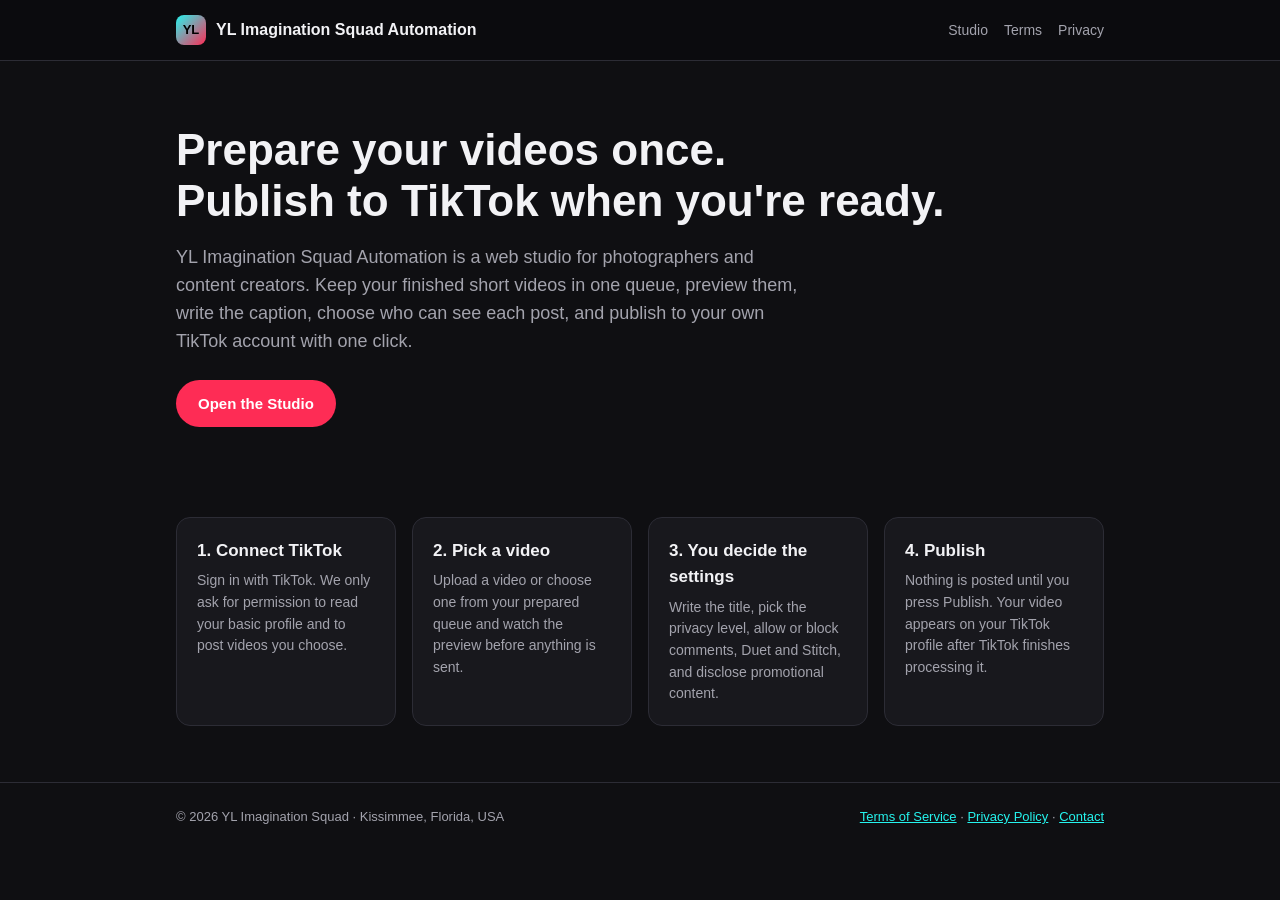
<file: index.html>
<!doctype html>
<html lang="en">
<head>
<meta charset="utf-8">
<meta name="viewport" content="width=device-width,initial-scale=1">
<title>YL Imagination Squad Automation</title>
<meta name="description" content="Prepare, preview and publish your videos to TikTok from one simple web studio.">
<link rel="stylesheet" href="style.css">
</head>
<body>
<header class="top"><div class="wrap">
  <a class="brand" href="./"><span class="logo">YL</span>YL Imagination Squad Automation</a>
  <nav><a href="app.html">Studio</a><a href="terms.html">Terms</a><a href="privacy.html">Privacy</a></nav>
</div></header>

<main class="wrap">
  <section class="hero">
    <h1>Prepare your videos once.<br>Publish to TikTok when you're ready.</h1>
    <p>YL Imagination Squad Automation is a web studio for photographers and content creators. Keep your finished short videos in one queue, preview them, write the caption, choose who can see each post, and publish to your own TikTok account with one click.</p>
    <p style="margin-top:24px"><a class="btn" href="app.html">Open the Studio</a></p>
  </section>

  <section class="grid">
    <div class="card"><h3>1. Connect TikTok</h3><p>Sign in with TikTok. We only ask for permission to read your basic profile and to post videos you choose.</p></div>
    <div class="card"><h3>2. Pick a video</h3><p>Upload a video or choose one from your prepared queue and watch the preview before anything is sent.</p></div>
    <div class="card"><h3>3. You decide the settings</h3><p>Write the title, pick the privacy level, allow or block comments, Duet and Stitch, and disclose promotional content.</p></div>
    <div class="card"><h3>4. Publish</h3><p>Nothing is posted until you press Publish. Your video appears on your TikTok profile after TikTok finishes processing it.</p></div>
  </section>
</main>

<footer><div class="wrap">
  <span>© 2026 YL Imagination Squad · Kissimmee, Florida, USA</span>
  <span><a href="terms.html">Terms of Service</a> · <a href="privacy.html">Privacy Policy</a> · <a href="https://www.tiktok.com/@ylimaginationsquad" rel="noopener">Contact</a></span>
</div></footer>
</body>
</html>
</file>
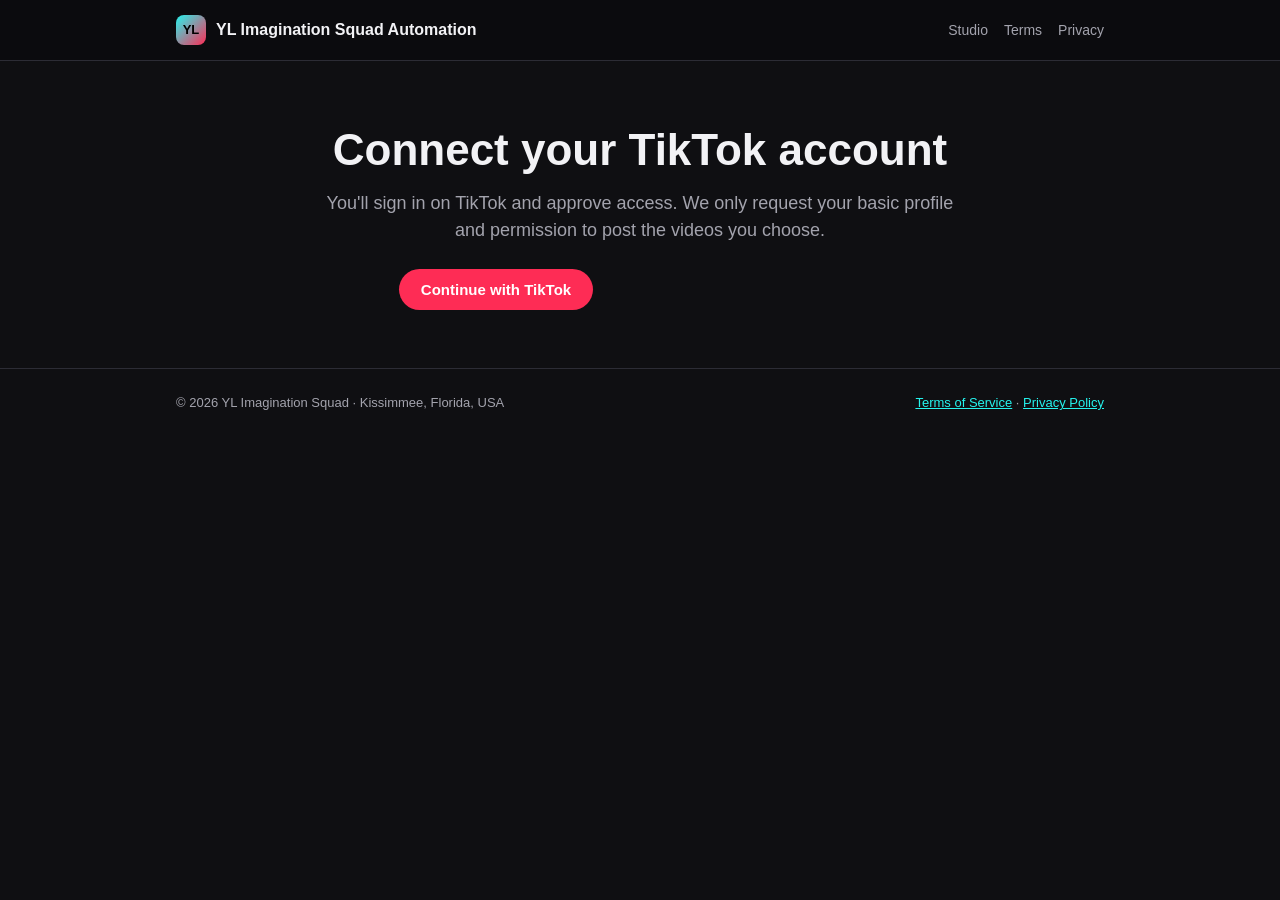
<file: app.html>
<!doctype html>
<html lang="en">
<head>
<meta charset="utf-8">
<meta name="viewport" content="width=device-width,initial-scale=1">
<title>Studio · YL Imagination Squad Automation</title>
<link rel="stylesheet" href="style.css">
</head>
<body>
<header class="top"><div class="wrap">
  <a class="brand" href="./"><span class="logo">YL</span>YL Imagination Squad Automation</a>
  <nav><a href="app.html">Studio</a><a href="terms.html">Terms</a><a href="privacy.html">Privacy</a></nav>
</div></header>

<main class="wrap">
  <!-- Not connected -->
  <section id="connect" class="hero center hidden">
    <h1>Connect your TikTok account</h1>
    <p style="margin:0 auto">You'll sign in on TikTok and approve access. We only request your basic profile and permission to post the videos you choose.</p>
    <p style="margin-top:24px"><button class="btn" id="btnConnect">Continue with TikTok</button></p>
    <p id="connectMsg" class="muted small"></p>
  </section>

  <!-- Connected -->
  <section id="studio" class="app hidden">
    <div>
      <div class="card">
        <div class="creator">
          <img id="avatar" alt="">
          <div>
            <div class="small muted">Posting to TikTok account</div>
            <div class="name" id="nickname">…</div>
            <div class="small muted" id="username"></div>
          </div>
        </div>
        <p style="margin:14px 0 0"><button class="btn secondary" id="btnLogout" style="padding:8px 14px;font-size:13px">Disconnect</button></p>
      </div>

      <div class="card" style="margin-top:16px">
        <h3 style="margin:0 0 10px">Video</h3>
        <div id="queueWrap" class="hidden">
          <div class="small muted" style="margin-bottom:8px">Prepared for you</div>
          <div class="queue" id="queue"></div>
          <div class="small muted" style="margin:12px 0 8px">or upload a new one</div>
        </div>
        <label class="drop" id="drop">
          <input type="file" id="file" accept="video/mp4,video/quicktime,video/webm" hidden>
          <strong>Choose a video</strong><br><span class="small">MP4, MOV or WebM</span>
        </label>
        <p id="uploadMsg" class="small muted"></p>
      </div>
    </div>

    <div class="card">
      <h3 style="margin:0 0 10px">Preview</h3>
      <video id="preview" class="preview" controls playsinline></video>
      <p class="small muted" id="durationMsg"></p>

      <label class="field" for="title">Title</label>
      <textarea id="title" maxlength="2200" placeholder="Write a title / caption for your post"></textarea>
      <div class="small muted"><span id="titleCount">0</span> / 2200</div>

      <label class="field" for="privacy">Who can view this video</label>
      <select id="privacy">
        <option value="" selected disabled>Select privacy</option>
      </select>
      <p class="small muted" id="privacyHint"></p>

      <label class="field">Allow users to</label>
      <div class="check"><input type="checkbox" id="allowComment"><label for="allowComment">Comment</label></div>
      <div class="check"><input type="checkbox" id="allowDuet"><label for="allowDuet">Duet</label></div>
      <div class="check"><input type="checkbox" id="allowStitch"><label for="allowStitch">Stitch</label></div>
      <p class="small muted" id="interactionHint"></p>

      <div class="row" style="margin-top:10px">
        <div><strong>Disclose video content</strong><small>Turn on to disclose that this video promotes goods or services in exchange for something of value. Your video could promote yourself, a third party, or both.</small></div>
        <label class="switch"><input type="checkbox" id="disclose"><span></span></label>
      </div>
      <div id="discloseBox" class="sub hidden">
        <div class="check"><input type="checkbox" id="yourBrand"><label for="yourBrand"><strong>Your brand</strong><br><span class="small muted">You are promoting yourself or your own business. This video will be classified as Brand Organic.</span></label></div>
        <div class="check"><input type="checkbox" id="brandedContent"><label for="brandedContent"><strong>Branded content</strong><br><span class="small muted">You are promoting another brand or a third party. This video will be classified as Branded Content.</span></label></div>
        <div id="discloseLabel" class="notice hidden"></div>
        <div id="discloseNeed" class="notice warn">You need to indicate if your content promotes yourself, a third party, or both.</div>
      </div>

      <div class="row">
        <div><strong>AI-generated content</strong><small>Turn on if this video was made or significantly edited with AI.</small></div>
        <label class="switch"><input type="checkbox" id="aigc"><span></span></label>
      </div>

      <p class="small muted" id="declaration" style="margin-top:16px"></p>

      <p><button class="btn" id="btnPublish" disabled style="width:100%">Publish to TikTok</button></p>
      <div id="publishMsg" class="notice hidden"></div>
    </div>
  </section>

  <section id="loading" class="hero center"><p class="muted" style="margin:0 auto">Loading…</p></section>
</main>

<footer><div class="wrap">
  <span>© 2026 YL Imagination Squad · Kissimmee, Florida, USA</span>
  <span><a href="terms.html">Terms of Service</a> · <a href="privacy.html">Privacy Policy</a></span>
</div></footer>
<script src="config.js"></script>
<script src="app.js"></script>
</body>
</html>
</file>
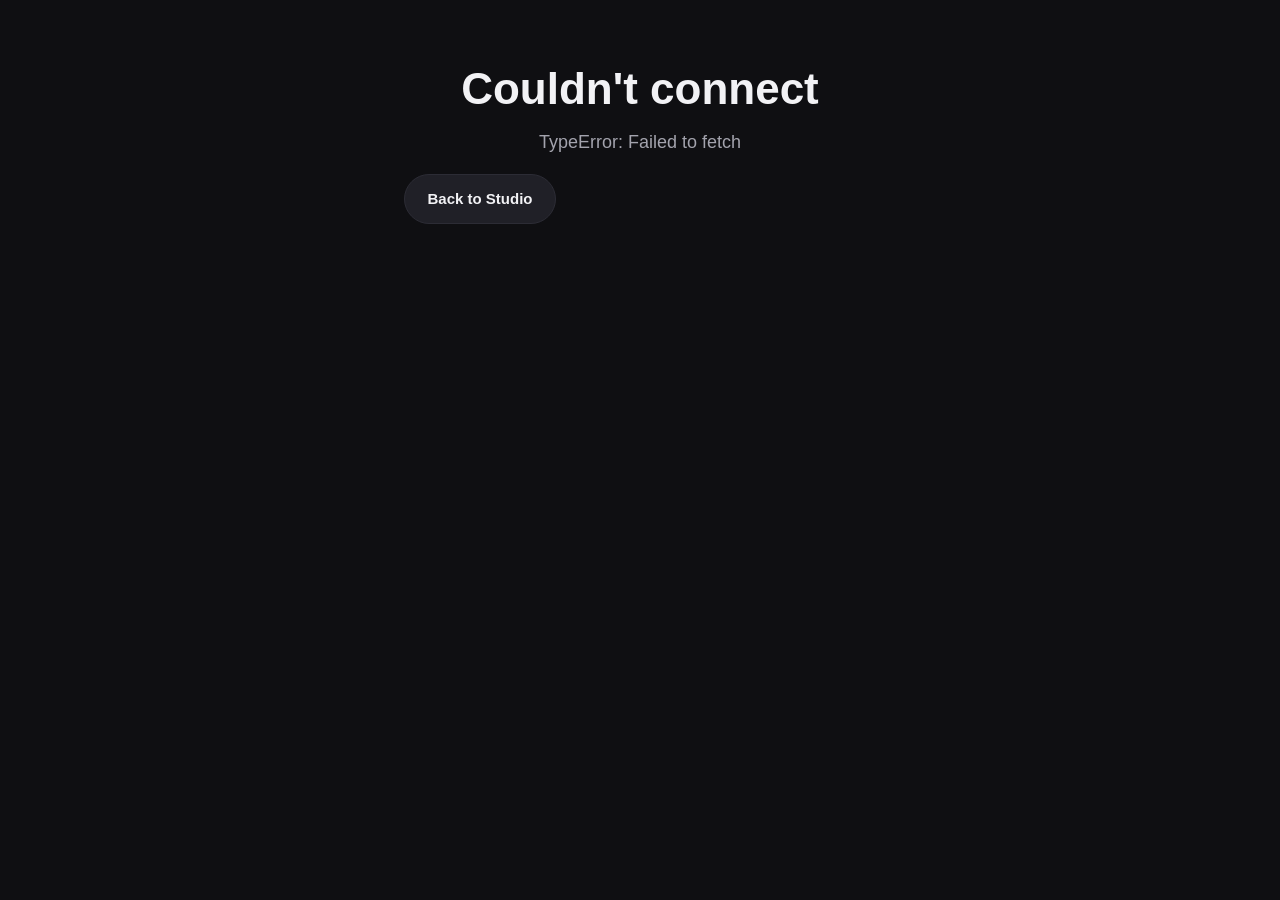
<file: callback.html>
<!doctype html>
<html lang="en">
<head>
<meta charset="utf-8">
<meta name="viewport" content="width=device-width,initial-scale=1">
<title>Connecting · YL Imagination Squad Automation</title>
<link rel="stylesheet" href="style.css">
</head>
<body>
<main class="wrap hero center">
  <h1 id="h">Connecting your TikTok account…</h1>
  <p id="m" class="muted" style="margin:0 auto"></p>
  <p><a class="btn secondary hidden" id="back" href="app.html">Back to Studio</a></p>
</main>
<script src="config.js"></script>
<script>
(async () => {
  const q = new URLSearchParams(location.search);
  const fail = (msg) => {
    document.getElementById("h").textContent = "Couldn't connect";
    document.getElementById("m").textContent = msg;
    document.getElementById("back").classList.remove("hidden");
  };
  if (q.get("error")) return fail(q.get("error_description") || q.get("error"));
  try {
    const r = await fetch(YL_CONFIG.api, {
      method: "POST",
      headers: { "content-type": "application/json", apikey: YL_CONFIG.anonKey },
      body: JSON.stringify({ action: "callback", code: q.get("code"), state: q.get("state") }),
    });
    const j = await r.json();
    if (!r.ok) return fail(j.error || "Unknown error");
    try { localStorage.setItem("yl_session", j.session); } catch (e) { sessionStorage.setItem("yl_session", j.session); }
    location.replace("app.html");
  } catch (e) { fail(String(e)); }
})();
</script>
</body>
</html>
</file>
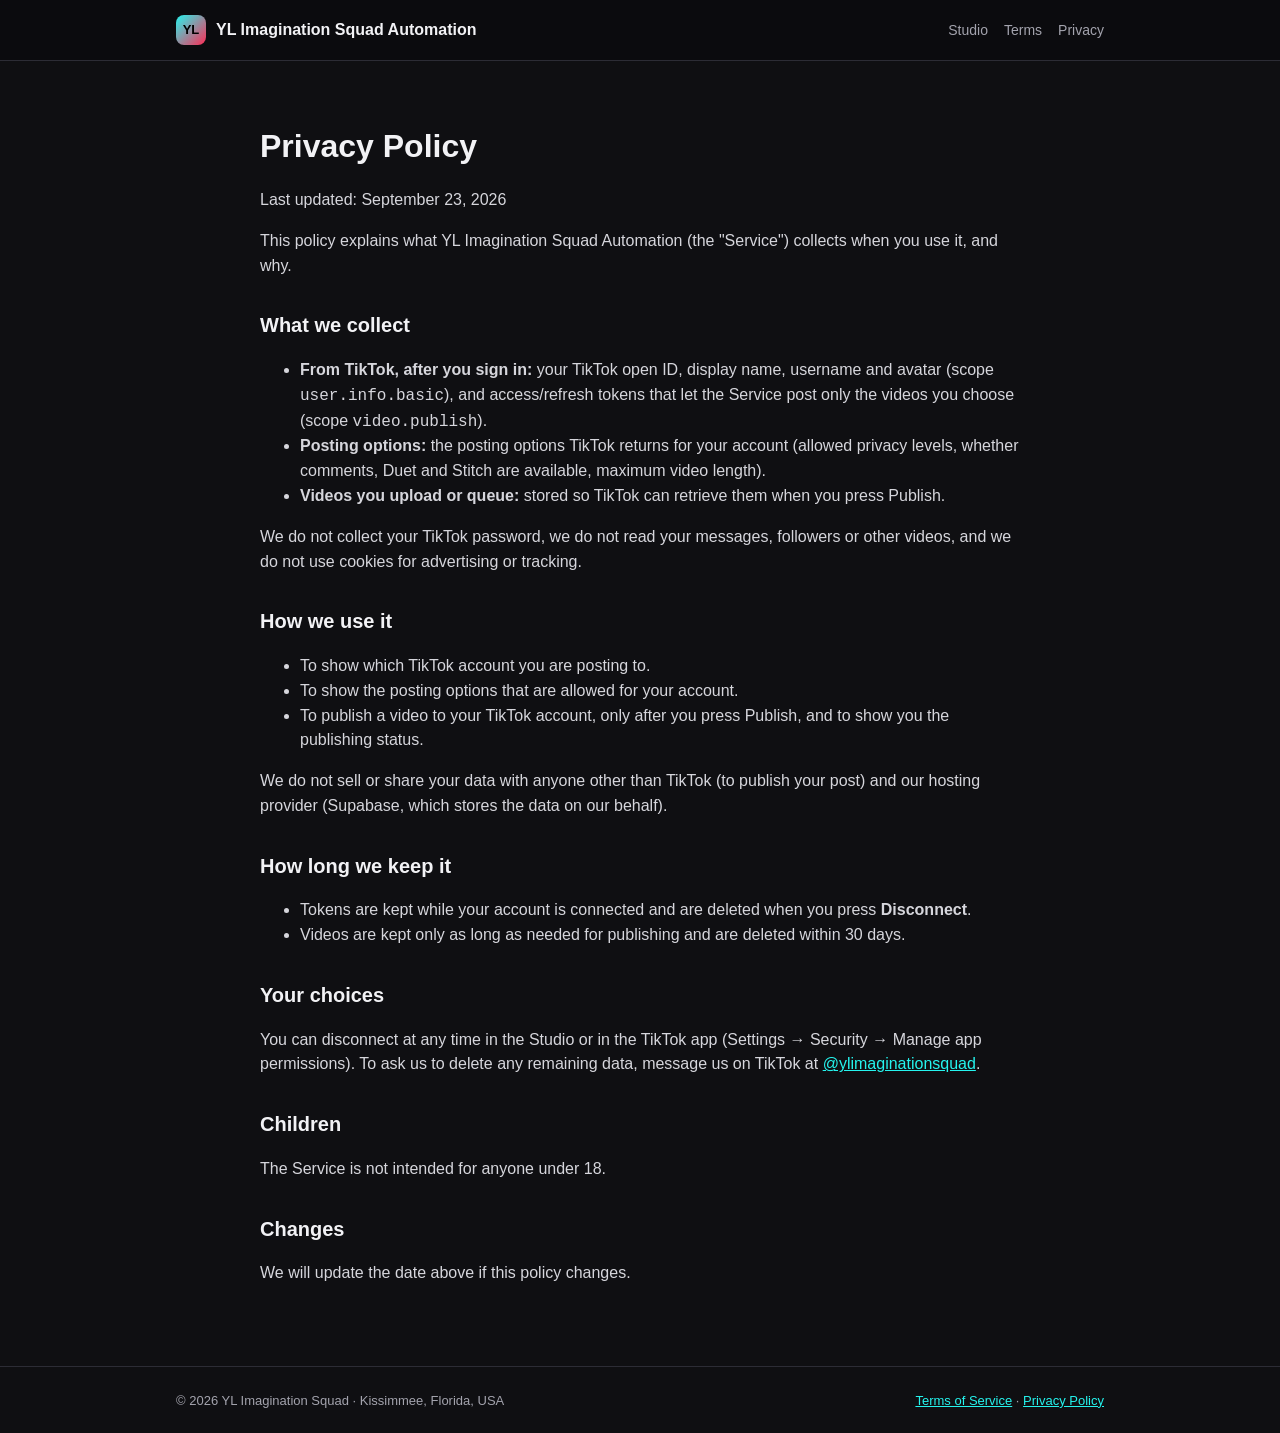
<file: privacy.html>
<!doctype html>
<html lang="en">
<head>
<meta charset="utf-8">
<meta name="viewport" content="width=device-width,initial-scale=1">
<title>Privacy Policy · YL Imagination Squad Automation</title>
<link rel="stylesheet" href="style.css">
</head>
<body>
<header class="top"><div class="wrap">
  <a class="brand" href="./"><span class="logo">YL</span>YL Imagination Squad Automation</a>
  <nav><a href="app.html">Studio</a><a href="terms.html">Terms</a><a href="privacy.html">Privacy</a></nav>
</div></header>

<main class="wrap doc">
  <h1>Privacy Policy</h1>
  <p class="muted">Last updated: September 23, 2026</p>

  <p>This policy explains what YL Imagination Squad Automation (the "Service") collects when you use it, and why.</p>

  <h2>What we collect</h2>
  <ul>
    <li><strong>From TikTok, after you sign in:</strong> your TikTok open ID, display name, username and avatar (scope <code>user.info.basic</code>), and access/refresh tokens that let the Service post only the videos you choose (scope <code>video.publish</code>).</li>
    <li><strong>Posting options:</strong> the posting options TikTok returns for your account (allowed privacy levels, whether comments, Duet and Stitch are available, maximum video length).</li>
    <li><strong>Videos you upload or queue:</strong> stored so TikTok can retrieve them when you press Publish.</li>
  </ul>
  <p>We do not collect your TikTok password, we do not read your messages, followers or other videos, and we do not use cookies for advertising or tracking.</p>

  <h2>How we use it</h2>
  <ul>
    <li>To show which TikTok account you are posting to.</li>
    <li>To show the posting options that are allowed for your account.</li>
    <li>To publish a video to your TikTok account, only after you press Publish, and to show you the publishing status.</li>
  </ul>
  <p>We do not sell or share your data with anyone other than TikTok (to publish your post) and our hosting provider (Supabase, which stores the data on our behalf).</p>

  <h2>How long we keep it</h2>
  <ul>
    <li>Tokens are kept while your account is connected and are deleted when you press <strong>Disconnect</strong>.</li>
    <li>Videos are kept only as long as needed for publishing and are deleted within 30 days.</li>
  </ul>

  <h2>Your choices</h2>
  <p>You can disconnect at any time in the Studio or in the TikTok app (Settings → Security → Manage app permissions). To ask us to delete any remaining data, message us on TikTok at <a href="https://www.tiktok.com/@ylimaginationsquad" rel="noopener">@ylimaginationsquad</a>.</p>

  <h2>Children</h2>
  <p>The Service is not intended for anyone under 18.</p>

  <h2>Changes</h2>
  <p>We will update the date above if this policy changes.</p>
</main>

<footer><div class="wrap">
  <span>© 2026 YL Imagination Squad · Kissimmee, Florida, USA</span>
  <span><a href="terms.html">Terms of Service</a> · <a href="privacy.html">Privacy Policy</a></span>
</div></footer>
</body>
</html>
</file>
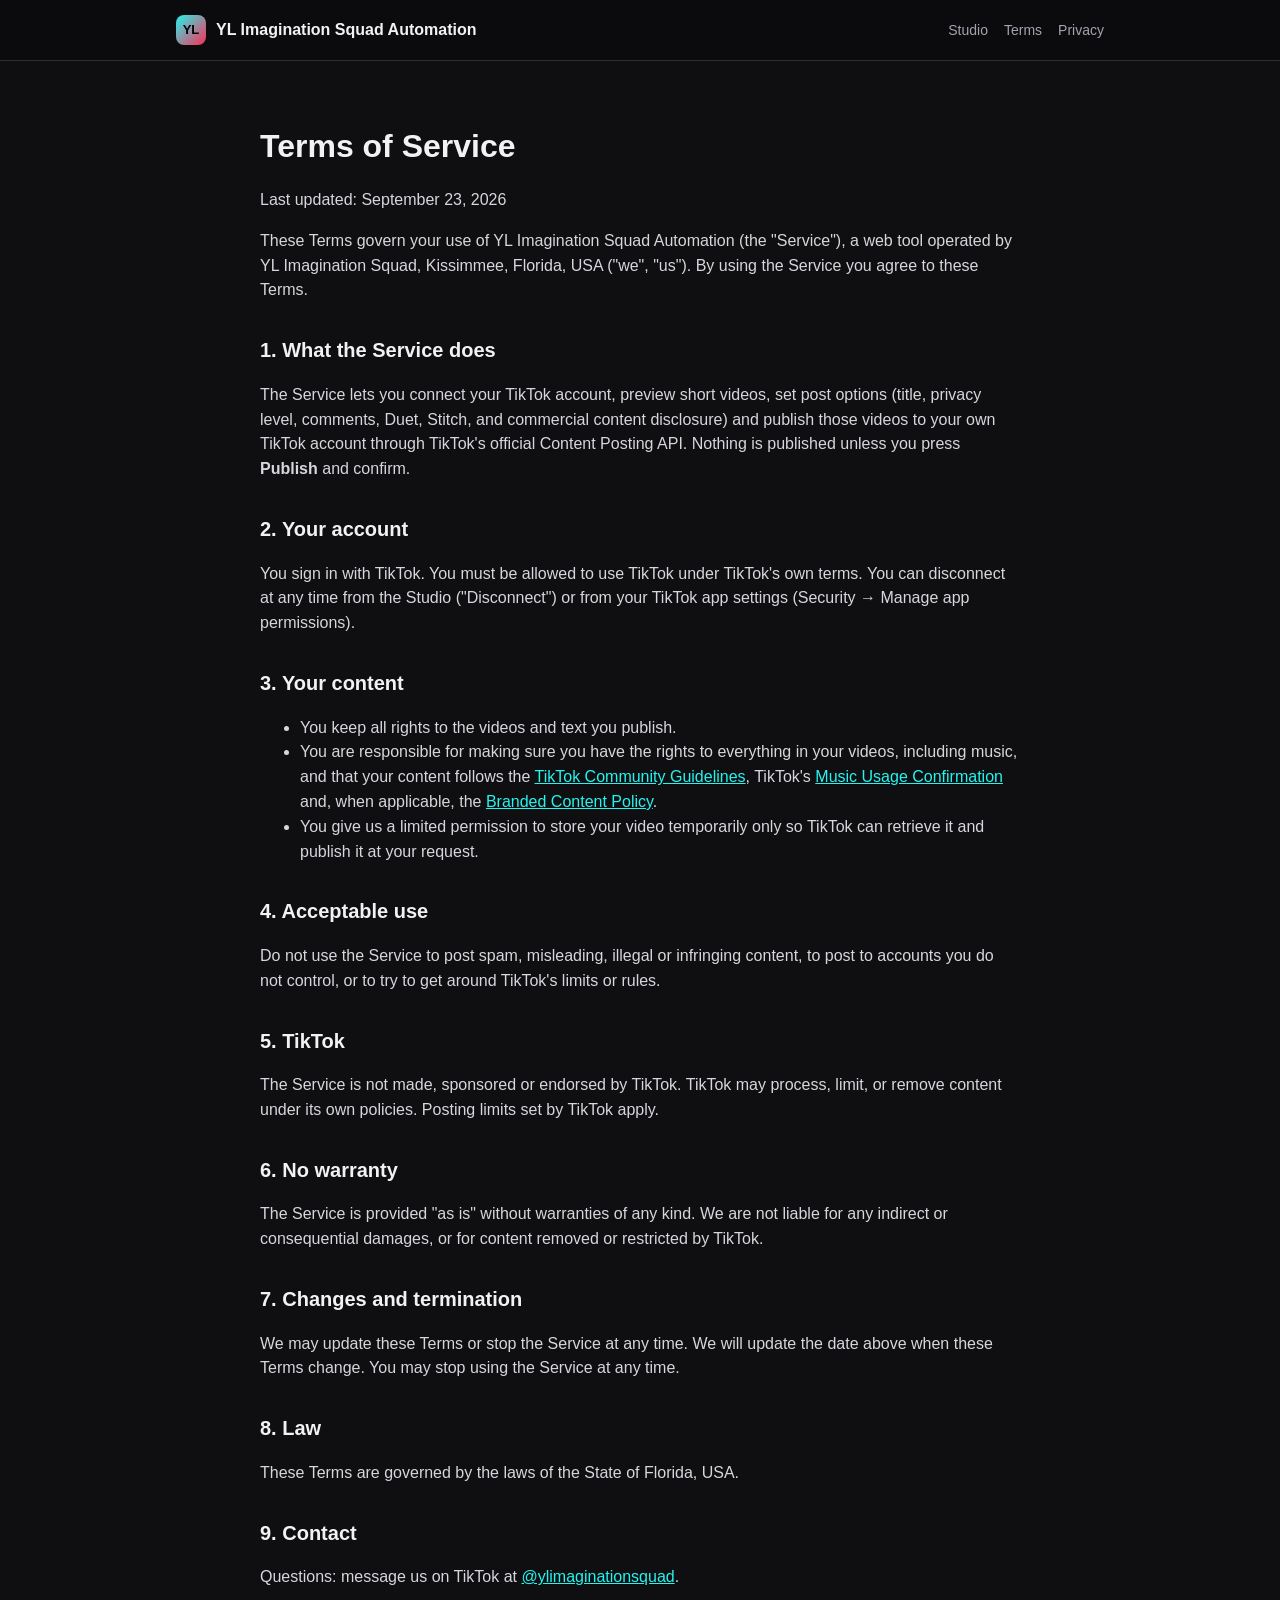
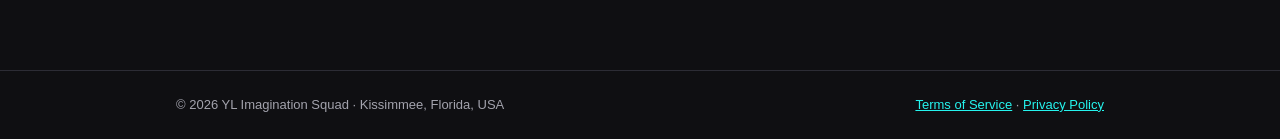
<file: terms.html>
<!doctype html>
<html lang="en">
<head>
<meta charset="utf-8">
<meta name="viewport" content="width=device-width,initial-scale=1">
<title>Terms of Service · YL Imagination Squad Automation</title>
<link rel="stylesheet" href="style.css">
</head>
<body>
<header class="top"><div class="wrap">
  <a class="brand" href="./"><span class="logo">YL</span>YL Imagination Squad Automation</a>
  <nav><a href="app.html">Studio</a><a href="terms.html">Terms</a><a href="privacy.html">Privacy</a></nav>
</div></header>

<main class="wrap doc">
  <h1>Terms of Service</h1>
  <p class="muted">Last updated: September 23, 2026</p>

  <p>These Terms govern your use of YL Imagination Squad Automation (the "Service"), a web tool operated by YL Imagination Squad, Kissimmee, Florida, USA ("we", "us"). By using the Service you agree to these Terms.</p>

  <h2>1. What the Service does</h2>
  <p>The Service lets you connect your TikTok account, preview short videos, set post options (title, privacy level, comments, Duet, Stitch, and commercial content disclosure) and publish those videos to your own TikTok account through TikTok's official Content Posting API. Nothing is published unless you press <strong>Publish</strong> and confirm.</p>

  <h2>2. Your account</h2>
  <p>You sign in with TikTok. You must be allowed to use TikTok under TikTok's own terms. You can disconnect at any time from the Studio ("Disconnect") or from your TikTok app settings (Security → Manage app permissions).</p>

  <h2>3. Your content</h2>
  <ul>
    <li>You keep all rights to the videos and text you publish.</li>
    <li>You are responsible for making sure you have the rights to everything in your videos, including music, and that your content follows the <a href="https://www.tiktok.com/community-guidelines" rel="noopener">TikTok Community Guidelines</a>, TikTok's <a href="https://www.tiktok.com/legal/page/global/music-usage-confirmation/en" rel="noopener">Music Usage Confirmation</a> and, when applicable, the <a href="https://www.tiktok.com/legal/page/global/bc-policy/en" rel="noopener">Branded Content Policy</a>.</li>
    <li>You give us a limited permission to store your video temporarily only so TikTok can retrieve it and publish it at your request.</li>
  </ul>

  <h2>4. Acceptable use</h2>
  <p>Do not use the Service to post spam, misleading, illegal or infringing content, to post to accounts you do not control, or to try to get around TikTok's limits or rules.</p>

  <h2>5. TikTok</h2>
  <p>The Service is not made, sponsored or endorsed by TikTok. TikTok may process, limit, or remove content under its own policies. Posting limits set by TikTok apply.</p>

  <h2>6. No warranty</h2>
  <p>The Service is provided "as is" without warranties of any kind. We are not liable for any indirect or consequential damages, or for content removed or restricted by TikTok.</p>

  <h2>7. Changes and termination</h2>
  <p>We may update these Terms or stop the Service at any time. We will update the date above when these Terms change. You may stop using the Service at any time.</p>

  <h2>8. Law</h2>
  <p>These Terms are governed by the laws of the State of Florida, USA.</p>

  <h2>9. Contact</h2>
  <p>Questions: message us on TikTok at <a href="https://www.tiktok.com/@ylimaginationsquad" rel="noopener">@ylimaginationsquad</a>.</p>
</main>

<footer><div class="wrap">
  <span>© 2026 YL Imagination Squad · Kissimmee, Florida, USA</span>
  <span><a href="terms.html">Terms of Service</a> · <a href="privacy.html">Privacy Policy</a></span>
</div></footer>
</body>
</html>
</file>
<file: style.css>
:root{
  --bg:#0f0f12; --panel:#18181d; --panel2:#202027; --line:#2c2c35;
  --text:#f2f2f5; --muted:#a3a3ad; --accent:#fe2c55; --accent2:#25f4ee; --ok:#3ecf8e; --warn:#f5a524;
  --radius:14px;
}
*{box-sizing:border-box}
html,body{margin:0}
body{background:var(--bg);color:var(--text);font:16px/1.55 -apple-system,BlinkMacSystemFont,"Segoe UI",Roboto,Helvetica,Arial,sans-serif}
a{color:var(--accent2)}
.wrap{max-width:960px;margin:0 auto;padding:0 16px}
header.top{border-bottom:1px solid var(--line);background:#0b0b0e}
header.top .wrap{display:flex;align-items:center;justify-content:space-between;height:60px;gap:12px}
.brand{display:flex;align-items:center;gap:10px;font-weight:700;color:var(--text);text-decoration:none}
.logo{width:30px;height:30px;border-radius:8px;background:linear-gradient(135deg,var(--accent2),var(--accent));display:grid;place-items:center;font-weight:800;color:#000;font-size:13px}
nav a{color:var(--muted);text-decoration:none;margin-left:16px;font-size:14px}
nav a:hover{color:var(--text)}
.hero{padding:64px 0 40px}
.hero h1{font-size:clamp(28px,5vw,44px);line-height:1.15;margin:0 0 14px}
.hero p{color:var(--muted);font-size:18px;max-width:640px}
.btn{display:inline-flex;align-items:center;justify-content:center;gap:8px;border:0;border-radius:999px;padding:12px 22px;font-weight:700;font-size:15px;cursor:pointer;text-decoration:none;background:var(--accent);color:#fff}
.btn.secondary{background:var(--panel2);color:var(--text);border:1px solid var(--line)}
.btn:disabled{opacity:.45;cursor:not-allowed}
.grid{display:grid;grid-template-columns:repeat(auto-fit,minmax(220px,1fr));gap:16px;margin:32px 0 56px}
.card{background:var(--panel);border:1px solid var(--line);border-radius:var(--radius);padding:20px}
.card h3{margin:0 0 6px;font-size:17px}
.card p{margin:0;color:var(--muted);font-size:14px}
footer{border-top:1px solid var(--line);padding:24px 0;color:var(--muted);font-size:13px}
footer .wrap{display:flex;flex-wrap:wrap;gap:16px;justify-content:space-between}
.doc{padding:40px 0 64px;max-width:760px}
.doc h1{font-size:32px;margin-bottom:4px}
.doc h2{font-size:20px;margin-top:32px}
.doc p,.doc li{color:#d6d6dc}
.muted{color:var(--muted)}
/* app */
.app{display:grid;grid-template-columns:minmax(0,340px) minmax(0,1fr);gap:20px;padding:28px 0 64px}
@media (max-width:760px){.app{grid-template-columns:1fr}}
.creator{display:flex;align-items:center;gap:12px}
.creator img{width:48px;height:48px;border-radius:50%;background:var(--panel2)}
.creator .name{font-weight:700}
.preview{width:100%;max-height:560px;aspect-ratio:9/16;background:#000;border-radius:12px;object-fit:contain;display:block}
.drop{display:block;border:2px dashed var(--line);border-radius:12px;padding:24px;text-align:center;color:var(--muted);cursor:pointer}
.drop:hover{border-color:var(--accent2)}
label.field{display:block;font-weight:600;margin:18px 0 6px}
input[type=text],textarea,select{width:100%;background:var(--panel2);color:var(--text);border:1px solid var(--line);border-radius:10px;padding:11px 12px;font:inherit}
textarea{min-height:90px;resize:vertical}
.row{display:flex;align-items:center;justify-content:space-between;gap:12px;padding:10px 0;border-bottom:1px solid var(--line)}
.row:last-child{border-bottom:0}
.row small{display:block;color:var(--muted);font-weight:400}
.switch{position:relative;width:46px;height:26px;flex:none}
.switch input{opacity:0;width:0;height:0}
.switch span{position:absolute;inset:0;background:#3a3a44;border-radius:999px;transition:.2s;cursor:pointer}
.switch span:before{content:"";position:absolute;width:20px;height:20px;left:3px;top:3px;background:#fff;border-radius:50%;transition:.2s}
.switch input:checked+span{background:var(--accent)}
.switch input:checked+span:before{transform:translateX(20px)}
.switch input:disabled+span{opacity:.4;cursor:not-allowed}
.sub{margin:8px 0 0 4px;padding-left:12px;border-left:2px solid var(--line)}
.check{display:flex;gap:10px;align-items:flex-start;padding:8px 0}
.check input{margin-top:4px}
.notice{background:var(--panel2);border:1px solid var(--line);border-radius:10px;padding:12px 14px;font-size:14px;color:#d6d6dc;margin-top:14px}
.notice.warn{border-color:var(--warn)}
.notice.ok{border-color:var(--ok)}
.notice.err{border-color:var(--accent)}
.queue{display:flex;gap:10px;overflow-x:auto;padding-bottom:6px}
.queue button{flex:none;width:90px;border:2px solid transparent;border-radius:10px;padding:0;background:#000;cursor:pointer;overflow:hidden}
.queue button.sel{border-color:var(--accent2)}
.queue video{width:100%;aspect-ratio:9/16;object-fit:cover;display:block;pointer-events:none}
.hidden{display:none!important}
.center{text-align:center}
.small{font-size:13px}
</file>
